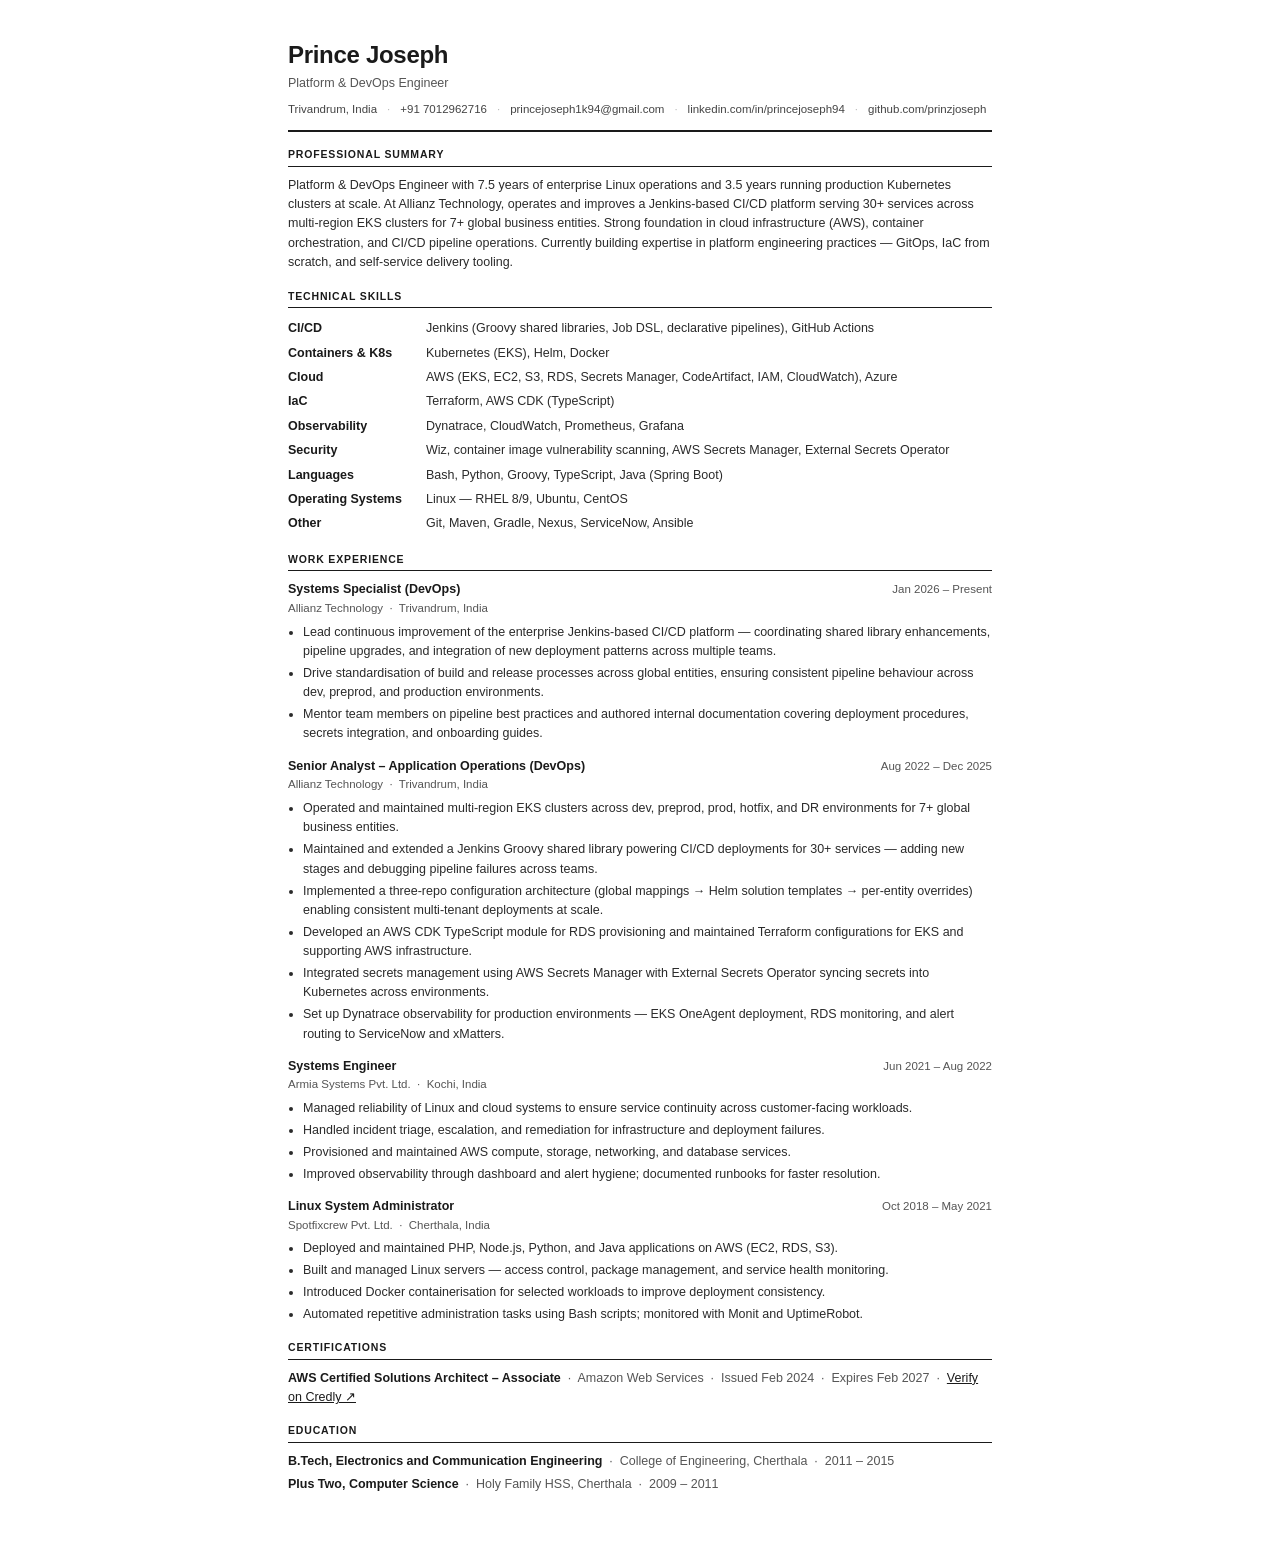
<file: resume/index.html>
<!DOCTYPE html>
<html lang="en">
<head>
<meta charset="UTF-8">
<meta name="viewport" content="width=device-width, initial-scale=1.0">
<title>Prince Joseph — Resume</title>
<link rel="icon" type="image/svg+xml" href="data:image/svg+xml,<svg xmlns='http://www.w3.org/2000/svg' viewBox='0 0 32 32'><rect width='32' height='32' rx='6' fill='%23080c14'/><text x='50%25' y='54%25' dominant-baseline='middle' text-anchor='middle' font-family='monospace' font-size='13' font-weight='bold' fill='%23ffffff'>{PJ}</text></svg>">
<style>
  *, *::before, *::after { box-sizing: border-box; margin: 0; padding: 0; }

  body {
    font-family: -apple-system, 'Segoe UI', Arial, Helvetica, sans-serif;
    font-size: 12.5px;
    line-height: 1.55;
    color: #1a1a1a;
    background: #fff;
    max-width: 800px;
    margin: 0 auto;
    padding: 36px 48px;
  }

  /* ── Header ── */
  .header {
    margin-bottom: 16px;
    padding-bottom: 12px;
    border-bottom: 2px solid #1a1a1a;
    margin-bottom: 14px;
  }
  .header h1 {
    font-size: 24px;
    font-weight: 700;
    letter-spacing: -0.3px;
    color: #1a1a1a;
  }
  .header .title {
    font-size: 12.5px;
    font-weight: 400;
    color: #555;
    margin-top: 1px;
  }
  .contact-row {
    margin-top: 7px;
    font-size: 11.5px;
    color: #444;
    display: flex;
    flex-wrap: nowrap;
    gap: 0;
  }
  .contact-row span,
  .contact-row a {
    color: #444;
    text-decoration: none;
    white-space: nowrap;
  }
  .contact-row .sep {
    margin: 0 10px;
    color: #bbb;
  }

  /* ── Section ── */
  .section { margin-bottom: 15px; }
  .section-title {
    font-size: 10.5px;
    font-weight: 700;
    letter-spacing: 0.08em;
    text-transform: uppercase;
    color: #1a1a1a;
    border-bottom: 1.5px solid #1a1a1a;
    padding-bottom: 3px;
    margin-bottom: 9px;
  }

  /* ── Summary ── */
  .summary p { color: #2a2a2a; }

  /* ── Skills ── */
  .skills-table { width: 100%; border-collapse: collapse; }
  .skills-table tr td { padding: 2.5px 0; vertical-align: top; }
  .skills-table td:first-child {
    font-weight: 600;
    white-space: nowrap;
    width: 138px;
    color: #1a1a1a;
    padding-right: 14px;
  }
  .skills-table td:last-child { color: #2a2a2a; }

  /* ── Experience ── */
  .job { margin-bottom: 13px; }
  .job-header {
    display: flex;
    justify-content: space-between;
    align-items: baseline;
    gap: 8px;
  }
  .job-title {
    font-weight: 700;
    font-size: 12.5px;
    color: #1a1a1a;
  }
  .job-period {
    font-size: 11.5px;
    color: #555;
    white-space: nowrap;
    flex-shrink: 0;
  }
  .job-company {
    font-size: 11.5px;
    color: #555;
    margin-bottom: 5px;
  }
  .job ul {
    padding-left: 15px;
    margin: 0;
  }
  .job li {
    margin-bottom: 2.5px;
    color: #2a2a2a;
  }

  /* ── Certs & Education ── */
  .cert-row, .edu-row { margin-bottom: 4px; font-size: 12.5px; }
  .cert-row .name, .edu-row .name { font-weight: 600; }
  .cert-row .meta, .edu-row .meta { color: #555; }
  .cert-row a { color: #1a1a1a; }

  /* ── Print ── */
  @media print {
    body { padding: 0; max-width: 100%; }
    @page { margin: 18mm 18mm 18mm 18mm; size: A4; }
  }
</style>
</head>
<body>

<!-- HEADER -->
<div class="header">
  <h1>Prince Joseph</h1>
  <div class="title">Platform &amp; DevOps Engineer</div>
  <div class="contact-row">
    <span>Trivandrum, India</span>
    <span class="sep">·</span>
    <span>+91 7012962716</span>
    <span class="sep">·</span>
    <a href="mailto:princejoseph1k94@gmail.com">princejoseph1k94@gmail.com</a>
    <span class="sep">·</span>
    <a href="https://linkedin.com/in/princejoseph94">linkedin.com/in/princejoseph94</a>
    <span class="sep">·</span>
    <a href="https://github.com/prinzjoseph">github.com/prinzjoseph</a>
  </div>
</div>

<!-- SUMMARY -->
<div class="section summary">
  <div class="section-title">Professional Summary</div>
  <p>Platform &amp; DevOps Engineer with 7.5 years of enterprise Linux operations and 3.5 years running
  production Kubernetes clusters at scale. At Allianz Technology, operates and improves a Jenkins-based
  CI/CD platform serving 30+ services across multi-region EKS clusters for 7+ global business entities.
  Strong foundation in cloud infrastructure (AWS), container orchestration, and CI/CD pipeline operations.
  Currently building expertise in platform engineering practices — GitOps, IaC from scratch, and
  self-service delivery tooling.</p>
</div>

<!-- SKILLS -->
<div class="section">
  <div class="section-title">Technical Skills</div>
  <table class="skills-table">
    <tr>
      <td>CI/CD</td>
      <td>Jenkins (Groovy shared libraries, Job DSL, declarative pipelines), GitHub Actions</td>
    </tr>
    <tr>
      <td>Containers &amp; K8s</td>
      <td>Kubernetes (EKS), Helm, Docker</td>
    </tr>
    <tr>
      <td>Cloud</td>
      <td>AWS (EKS, EC2, S3, RDS, Secrets Manager, CodeArtifact, IAM, CloudWatch), Azure</td>
    </tr>
    <tr>
      <td>IaC</td>
      <td>Terraform, AWS CDK (TypeScript)</td>
    </tr>
    <tr>
      <td>Observability</td>
      <td>Dynatrace, CloudWatch, Prometheus, Grafana</td>
    </tr>
    <tr>
      <td>Security</td>
      <td>Wiz, container image vulnerability scanning, AWS Secrets Manager, External Secrets Operator</td>
    </tr>
    <tr>
      <td>Languages</td>
      <td>Bash, Python, Groovy, TypeScript, Java (Spring Boot)</td>
    </tr>
    <tr>
      <td>Operating Systems</td>
      <td>Linux — RHEL 8/9, Ubuntu, CentOS</td>
    </tr>
    <tr>
      <td>Other</td>
      <td>Git, Maven, Gradle, Nexus, ServiceNow, Ansible</td>
    </tr>
  </table>
</div>

<!-- EXPERIENCE -->
<div class="section">
  <div class="section-title">Work Experience</div>

  <div class="job">
    <div class="job-header">
      <span class="job-title">Systems Specialist (DevOps)</span>
      <span class="job-period">Jan 2026 – Present</span>
    </div>
    <div class="job-company">Allianz Technology &nbsp;·&nbsp; Trivandrum, India</div>
    <ul>
      <li>Lead continuous improvement of the enterprise Jenkins-based CI/CD platform — coordinating shared library enhancements, pipeline upgrades, and integration of new deployment patterns across multiple teams.</li>
      <li>Drive standardisation of build and release processes across global entities, ensuring consistent pipeline behaviour across dev, preprod, and production environments.</li>
      <li>Mentor team members on pipeline best practices and authored internal documentation covering deployment procedures, secrets integration, and onboarding guides.</li>
    </ul>
  </div>

  <div class="job">
    <div class="job-header">
      <span class="job-title">Senior Analyst – Application Operations (DevOps)</span>
      <span class="job-period">Aug 2022 – Dec 2025</span>
    </div>
    <div class="job-company">Allianz Technology &nbsp;·&nbsp; Trivandrum, India</div>
    <ul>
      <li>Operated and maintained multi-region EKS clusters across dev, preprod, prod, hotfix, and DR environments for 7+ global business entities.</li>
      <li>Maintained and extended a Jenkins Groovy shared library powering CI/CD deployments for 30+ services — adding new stages and debugging pipeline failures across teams.</li>
      <li>Implemented a three-repo configuration architecture (global mappings → Helm solution templates → per-entity overrides) enabling consistent multi-tenant deployments at scale.</li>
      <li>Developed an AWS CDK TypeScript module for RDS provisioning and maintained Terraform configurations for EKS and supporting AWS infrastructure.</li>
      <li>Integrated secrets management using AWS Secrets Manager with External Secrets Operator syncing secrets into Kubernetes across environments.</li>
      <li>Set up Dynatrace observability for production environments — EKS OneAgent deployment, RDS monitoring, and alert routing to ServiceNow and xMatters.</li>
    </ul>
  </div>

  <div class="job">
    <div class="job-header">
      <span class="job-title">Systems Engineer</span>
      <span class="job-period">Jun 2021 – Aug 2022</span>
    </div>
    <div class="job-company">Armia Systems Pvt. Ltd. &nbsp;·&nbsp; Kochi, India</div>
    <ul>
      <li>Managed reliability of Linux and cloud systems to ensure service continuity across customer-facing workloads.</li>
      <li>Handled incident triage, escalation, and remediation for infrastructure and deployment failures.</li>
      <li>Provisioned and maintained AWS compute, storage, networking, and database services.</li>
      <li>Improved observability through dashboard and alert hygiene; documented runbooks for faster resolution.</li>
    </ul>
  </div>

  <div class="job">
    <div class="job-header">
      <span class="job-title">Linux System Administrator</span>
      <span class="job-period">Oct 2018 – May 2021</span>
    </div>
    <div class="job-company">Spotfixcrew Pvt. Ltd. &nbsp;·&nbsp; Cherthala, India</div>
    <ul>
      <li>Deployed and maintained PHP, Node.js, Python, and Java applications on AWS (EC2, RDS, S3).</li>
      <li>Built and managed Linux servers — access control, package management, and service health monitoring.</li>
      <li>Introduced Docker containerisation for selected workloads to improve deployment consistency.</li>
      <li>Automated repetitive administration tasks using Bash scripts; monitored with Monit and UptimeRobot.</li>
    </ul>
  </div>

</div>

<!-- CERTIFICATIONS -->
<div class="section">
  <div class="section-title">Certifications</div>
  <div class="cert-row">
    <span class="name">AWS Certified Solutions Architect – Associate</span>
    <span class="meta"> &nbsp;·&nbsp; Amazon Web Services &nbsp;·&nbsp; Issued Feb 2024 &nbsp;·&nbsp; Expires Feb 2027 &nbsp;·&nbsp;
    <a href="https://www.credly.com/badges/d55cafa7-7246-4877-b353-6ea0c3efc1d6/" target="_blank">Verify on Credly ↗</a></span>
  </div>
</div>

<!-- EDUCATION -->
<div class="section">
  <div class="section-title">Education</div>
  <div class="edu-row">
    <span class="name">B.Tech, Electronics and Communication Engineering</span>
    <span class="meta"> &nbsp;·&nbsp; College of Engineering, Cherthala &nbsp;·&nbsp; 2011 – 2015</span>
  </div>
  <div class="edu-row">
    <span class="name">Plus Two, Computer Science</span>
    <span class="meta"> &nbsp;·&nbsp; Holy Family HSS, Cherthala &nbsp;·&nbsp; 2009 – 2011</span>
  </div>
</div>

</body>
</html>
</file>
